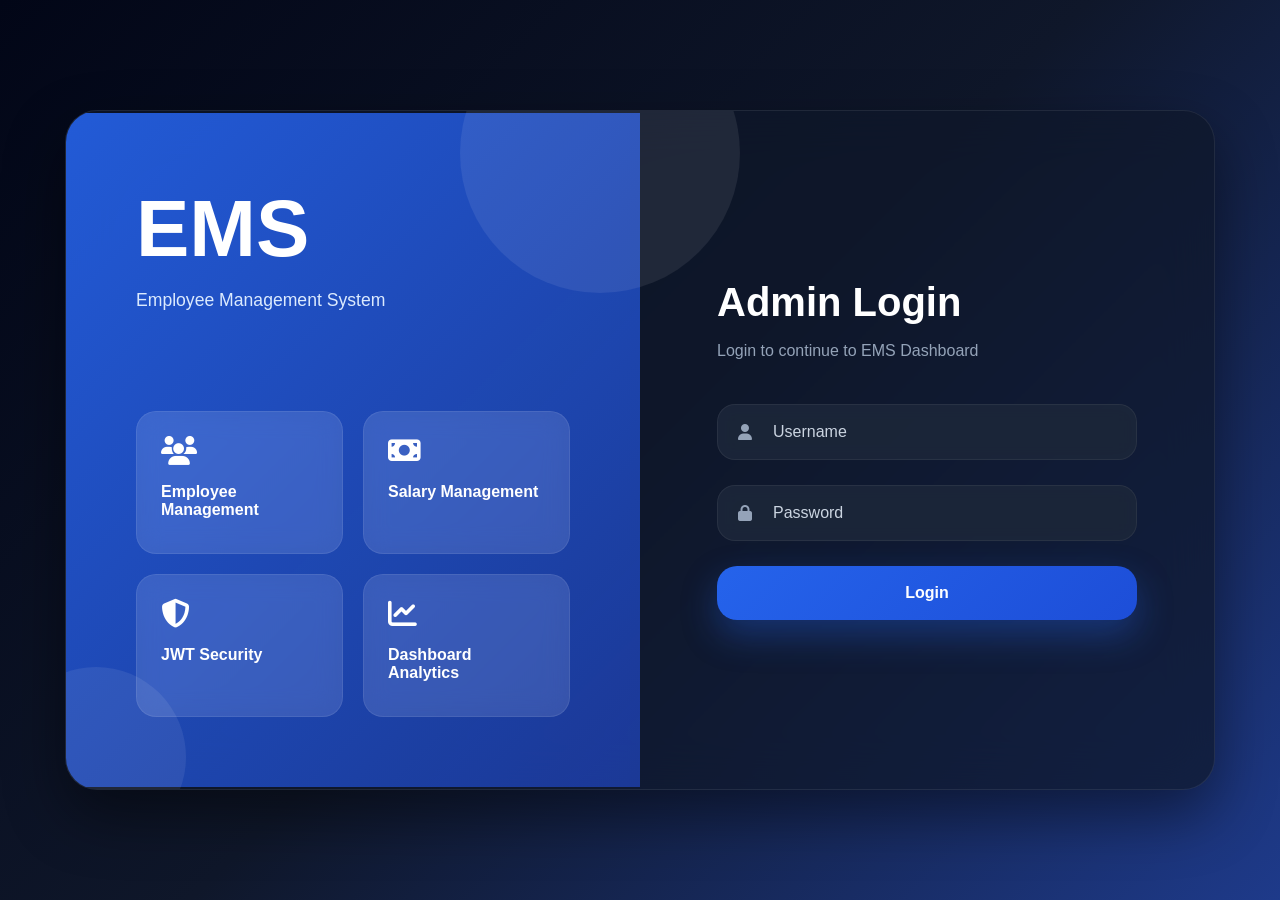
<file: Login.html>
<!DOCTYPE html>
<html lang="en">

<head>

    <meta charset="UTF-8">

    <meta name="viewport"
          content="width=device-width, initial-scale=1.0">

    <title>EMS Login</title>

    <link rel="stylesheet"
          href="style.css">

    <link rel="stylesheet"
          href="https://cdnjs.cloudflare.com/ajax/libs/font-awesome/6.5.0/css/all.min.css">

</head>

<body class="login-body">

<div class="circle"></div>
<div class="circle"></div>
<div class="circle"></div>

<div class="login-container">

    <div class="left-panel">

        <h1>EMS</h1>

        <p class="tagline">
            Employee Management System
        </p>

        <div class="feature-list">

            <div class="feature-card">

                <i class="fa-solid fa-users"></i>

                <h3>Employee Management</h3>

            </div>

            <div class="feature-card">

                <i class="fa-solid fa-money-bill"></i>

                <h3>Salary Management</h3>

            </div>

            <div class="feature-card">

                <i class="fa-solid fa-shield-halved"></i>

                <h3>JWT Security</h3>

            </div>

            <div class="feature-card">

                <i class="fa-solid fa-chart-line"></i>

                <h3>Dashboard Analytics</h3>

            </div>

        </div>

    </div>

    <div class="right-panel">

        <div class="login-box">

            <h2>Admin Login</h2>

            <p>
                Login to continue to EMS Dashboard
            </p>

            <div class="input-group">

                <div class="input-box">

                    <i class="fa-solid fa-user"></i>

                    <input type="text"
                           id="username"
                           required>

                    <label>
                        Username
                    </label>

                </div>

            </div>

            <div class="input-group">

                <div class="input-box">

                    <i class="fa-solid fa-lock"></i>

                    <input type="password"
                           id="password"
                           required>

                    <label>
                        Password
                    </label>

                </div>

            </div>

            <button class="login-btn"
                    onclick="login()">

                Login

            </button>

            <div id="message"></div>

        </div>

    </div>

</div>

<script src="script.js"></script>

</body>

</html>
</file>
<file: style.css>
/* =========================
   GLOBAL
========================= */

*{
    margin:0;
    padding:0;
    box-sizing:border-box;
    font-family:'Poppins',sans-serif;
}

body{
    background:#0f172a;
    color:white;
    overflow-x:hidden;
}

/* =========================
   SCROLLBAR
========================= */

::-webkit-scrollbar{
    width:10px;
}

::-webkit-scrollbar-track{
    background:#0f172a;
}

::-webkit-scrollbar-thumb{
    background:#2563eb;
    border-radius:10px;
}

/* =========================
   HEADER
========================= */

header{

    width:100%;

    padding:20px 40px;

    display:flex;
    justify-content:space-between;
    align-items:center;

    background:
        rgba(15,23,42,0.8);

    backdrop-filter:blur(12px);

    border-bottom:
        1px solid rgba(255,255,255,0.08);

    position:sticky;
    top:0;

    z-index:1000;
}

header h1{

    font-size:2rem;
    font-weight:700;

    background:
        linear-gradient(
            135deg,
            #60a5fa,
            #2563eb
        );

    -webkit-background-clip:text;
    -webkit-text-fill-color:transparent;
}

header p{

    color:#94a3b8;
    margin-top:5px;
}

/* =========================
   LOGOUT BUTTON
========================= */

.logout-btn{

    background:
        linear-gradient(
            135deg,
            #2563eb,
            #1d4ed8
        );

    border:none;

    color:white;

    padding:14px 22px;

    border-radius:14px;

    cursor:pointer;

    font-weight:600;

    transition:0.3s;

    box-shadow:
        0 10px 25px rgba(37,99,235,0.35);
}

.logout-btn:hover{

    transform:
        translateY(-3px);

    opacity:0.95;
}

/* =========================
   NAVBAR
========================= */

nav{

    width:100%;

    padding:20px 35px;

    display:flex;
    gap:15px;

    flex-wrap:wrap;

    background:#111827;

    border-bottom:
        1px solid rgba(255,255,255,0.05);
}

nav button{

    border:none;

    background:#1e293b;

    color:#cbd5e1;

    padding:14px 22px;

    border-radius:14px;

    cursor:pointer;

    transition:0.3s;

    font-size:0.95rem;

    font-weight:500;
}

nav button:hover,
nav button.active{

    background:
        linear-gradient(
            135deg,
            #2563eb,
            #1d4ed8
        );

    color:white;

    transform:
        translateY(-2px);

    box-shadow:
        0 8px 20px rgba(37,99,235,0.35);
}

/* =========================
   CONTAINER
========================= */

.container{

    width:100%;

    padding:35px;
}

/* =========================
   SECTIONS
========================= */

section{

    background:
        rgba(17,24,39,0.8);

    backdrop-filter:blur(14px);

    border:
        1px solid rgba(255,255,255,0.05);

    border-radius:24px;

    padding:35px;

    margin-bottom:30px;

    box-shadow:
        0 10px 35px rgba(0,0,0,0.3);
}

section h2{

    font-size:1.8rem;

    margin-bottom:30px;

    color:#60a5fa;
}

.hidden{
    display:none;
}

/* =========================
   DASHBOARD CARDS
========================= */

.dashboard-grid{

    display:grid;

    grid-template-columns:
        repeat(auto-fit,minmax(280px,1fr));

    gap:25px;
}

.card{

    position:relative;

    overflow:hidden;

    background:
        linear-gradient(
            135deg,
            #2563eb,
            #1e40af
        );

    padding:30px;

    border-radius:24px;

    transition:0.35s;

    box-shadow:
        0 12px 30px rgba(37,99,235,0.25);
}

.card::before{

    content:"";

    position:absolute;

    width:180px;
    height:180px;

    background:
        rgba(255,255,255,0.08);

    border-radius:50%;

    top:-70px;
    right:-70px;
}

.card:hover{

    transform:
        translateY(-8px)
        scale(1.02);
}

.card i{

    font-size:2.5rem;

    margin-bottom:20px;

    color:white;
}

.card h3{

    font-size:2.5rem;

    margin-bottom:10px;
}

.card p{

    color:#dbeafe;
}

/* =========================
   FORM
========================= */

.form-grid{

    display:grid;

    grid-template-columns:
        repeat(auto-fit,minmax(260px,1fr));

    gap:25px;
}

.input-group{

    margin-bottom:15px;
}

/* =========================
   ADVANCED INPUTS
========================= */

.input-group{

    margin-bottom:30px;
}

.input-box{

    position:relative;

    width:100%;

    display:flex;
    align-items:center;

    background:
        rgba(30,41,59,0.75);

    border:
        1px solid rgba(255,255,255,0.06);

    border-radius:20px;

    overflow:hidden;

    transition:0.35s;

    backdrop-filter:blur(10px);
}

/* GLOW EFFECT */

.input-box::before{

    content:"";

    position:absolute;

    width:0%;

    height:100%;

    background:
        linear-gradient(
            90deg,
            rgba(37,99,235,0.12),
            rgba(56,189,248,0.08)
        );

    top:0;
    left:0;

    transition:0.4s;
}

.input-box:focus-within::before{

    width:100%;
}

/* BORDER EFFECT */

.input-box:focus-within{

    border:
        1px solid #3b82f6;

    box-shadow:
        0 0 0 4px rgba(37,99,235,0.12),
        0 10px 25px rgba(37,99,235,0.18);

    transform:
        translateY(-2px);
}

/* ICON */

.input-box i{

    position:absolute;

    left:20px;

    color:#94a3b8;

    font-size:1rem;

    transition:0.3s;
}

.input-box:focus-within i{

    color:#60a5fa;
}

/* INPUT */

.input-box input{

    width:100%;

    padding:
        22px 20px 12px 55px;

    border:none;

    outline:none;

    background:transparent;

    color:white;

    font-size:1rem;

    z-index:2;
}

/* LABEL */

.input-box label{

    position:absolute;

    left:55px;

    top:50%;

    transform:translateY(-50%);

    color:#94a3b8;

    pointer-events:none;

    transition:0.3s;

    font-size:1rem;
}

/* FLOATING LABEL EFFECT */

.input-box input:focus + label,
.input-box input:valid + label{

    top:14px;

    font-size:0.78rem;

    color:#60a5fa;
}

/* UNDERLINE ANIMATION */

.input-box::after{

    content:"";

    position:absolute;

    bottom:0;
    left:0;

    width:0%;

    height:2px;

    background:
        linear-gradient(
            90deg,
            #3b82f6,
            #38bdf8
        );

    transition:0.4s;
}

.input-box:focus-within::after{

    width:100%;
}

/* =========================
   BUTTONS
========================= */

.btn-primary,
.btn-danger,
.btn-success{

    border:none;

    padding:15px 24px;

    border-radius:16px;

    cursor:pointer;

    font-weight:600;

    transition:0.3s;
}

.btn-primary{

    background:
        linear-gradient(
            135deg,
            #2563eb,
            #1d4ed8
        );

    color:white;

    box-shadow:
        0 10px 25px rgba(37,99,235,0.35);
}

.btn-success{

    background:
        linear-gradient(
            135deg,
            #16a34a,
            #15803d
        );

    color:white;
}

.btn-danger{

    background:
        linear-gradient(
            135deg,
            #dc2626,
            #991b1b
        );

    color:white;
}

.btn-primary:hover,
.btn-success:hover,
.btn-danger:hover{

    transform:
        translateY(-3px);
}



table{

    width:100%;

    border-collapse:collapse;

    overflow:hidden;

    border-radius:18px;

    margin-top:20px;
}

thead{

    background:
        linear-gradient(
            135deg,
            #2563eb,
            #1d4ed8
        );
}

th{

    padding:18px;

    text-align:left;

    color:white;

    font-weight:600;
}

td{

    padding:18px;

    background:#111827;

    border-bottom:
        1px solid rgba(255,255,255,0.05);

    color:#e2e8f0;
}

tr:hover td{

    background:#1e293b;
}

/* =========================
   SALARY CARDS
========================= */

.salary-container{

    display:grid;

    grid-template-columns:
        repeat(auto-fit,minmax(320px,1fr));

    gap:25px;
}

.salary-card{

    position:relative;

    overflow:hidden;

    background:
        linear-gradient(
            135deg,
            #2563eb,
            #38bdf8
        );

    padding:28px;

    border-radius:24px;

    box-shadow:
        0 15px 35px rgba(56,189,248,0.25);

    transition:0.35s;
}

.salary-card::before{

    content:"";

    position:absolute;

    width:160px;
    height:160px;

    background:
        rgba(255,255,255,0.08);

    border-radius:50%;

    top:-50px;
    right:-50px;
}

.salary-card:hover{

    transform:
        translateY(-8px)
        scale(1.02);
}

.salary-card h3{

    margin-bottom:18px;

    font-size:1.4rem;
}

.salary-card p{

    margin-bottom:10px;

    color:#eff6ff;
}

/* =========================
   ALERTS
========================= */

.alert{

    margin-top:20px;

    padding:16px;

    border-radius:16px;

    font-weight:500;
}

.success{

    background:#14532d;
    color:#bbf7d0;
}

.error{

    background:#7f1d1d;
    color:#fecaca;
}

/* =========================
   RESPONSIVE
========================= */

@media(max-width:900px){

    header{

        flex-direction:column;

        gap:20px;

        align-items:flex-start;
    }

    nav{

        flex-direction:column;
    }

    .container{

        padding:20px;
    }

    section{

        padding:25px;
    }

}

@media(max-width:600px){

    header{

        padding:20px;
    }

    nav{

        padding:20px;
    }

    .dashboard-grid{

        grid-template-columns:1fr;
    }

}



.login-body{

    min-height:100vh;

    display:flex;
    justify-content:center;
    align-items:center;

    padding:30px;

    overflow:hidden;

    background:
        linear-gradient(
            135deg,
            #020617,
            #0f172a,
            #1e3a8a
        );

    position:relative;
}



@keyframes float1{

    0%{
        transform:translateY(0px);
    }

    50%{
        transform:translateY(-25px);
    }

    100%{
        transform:translateY(0px);
    }
}

@keyframes float2{

    0%{
        transform:translateY(0px);
    }

    50%{
        transform:translateY(25px);
    }

    100%{
        transform:translateY(0px);
    }
}


.login-container{

    position:relative;

    z-index:10;

    width:100%;
    max-width:1150px;

    min-height:680px;

    margin:auto;

    display:grid;

    grid-template-columns:1fr 1fr;

    align-items:center;

    background:
        rgba(15,23,42,0.7);

    backdrop-filter:blur(25px);

    border:
        1px solid rgba(255,255,255,0.08);

    border-radius:32px;

    overflow:hidden;

    box-shadow:
        0 25px 60px rgba(0,0,0,0.45);
}



.left-panel{

    padding:70px;

    position:relative;

    display:flex;
    flex-direction:column;
    justify-content:center;

    background:
        linear-gradient(
            135deg,
            rgba(37,99,235,0.9),
            rgba(30,64,175,0.8)
        );
}

.left-panel::before{

    content:"";

    position:absolute;

    width:280px;
    height:280px;

    border-radius:50%;

    background:
        rgba(255,255,255,0.08);

    top:-100px;
    right:-100px;
}

.left-panel::after{

    content:"";

    position:absolute;

    width:180px;
    height:180px;

    border-radius:50%;

    background:
        rgba(255,255,255,0.08);

    bottom:-60px;
    left:-60px;
}

.left-panel h1{

    font-size:5rem;

    font-weight:700;

    color:white;

    margin-bottom:15px;
}

.tagline{

    color:#dbeafe;

    font-size:1.1rem;

    margin-bottom:50px;
}

.hero-title{

    font-size:2.7rem;

    color:white;

    margin-bottom:25px;

    line-height:1.3;
}

.hero-description{

    color:#dbeafe;

    line-height:1.9;

    font-size:1rem;

    max-width:500px;
}



.feature-list{

    margin-top:50px;

    display:grid;

    grid-template-columns:
        repeat(2,1fr);

    gap:20px;
}

.feature-card{

    background:
        rgba(255,255,255,0.12);

    border:
        1px solid rgba(255,255,255,0.08);

    backdrop-filter:blur(12px);

    padding:24px;

    border-radius:20px;

    transition:0.35s;

    cursor:pointer;
}

.feature-card:hover{

    transform:
        translateY(-6px)
        scale(1.03);

    background:
        rgba(255,255,255,0.18);
}

.feature-card i{

    font-size:1.8rem;

    color:white;

    margin-bottom:18px;
}

.feature-card h3{

    color:white;

    font-size:1rem;

    margin-bottom:10px;
}

.feature-card p{

    color:#dbeafe;

    font-size:0.9rem;

    line-height:1.6;
}


.right-panel{

    width:100%;

    height:100%;

    display:flex;
    justify-content:center;
    align-items:center;

    padding:50px;
}


.login-box{

    width:100%;
    max-width:420px;

    margin:auto;
}

.left-panel,
.right-panel{

    display:flex;
    flex-direction:column;
    justify-content:center;
}
.login-box h2{

    font-size:2.5rem;

    color:white;

    margin-bottom:12px;
}

.login-box p{

    color:#94a3b8;

    margin-bottom:40px;

    line-height:1.7;
}



.input-group{

    margin-bottom:25px;
}

.input-group label{

    display:block;

    color:#cbd5e1;

    margin-bottom:10px;

    font-weight:500;
}

.input-box{

    display:flex;
    align-items:center;

    background:
        rgba(30,41,59,0.85);

    border:
        1px solid rgba(255,255,255,0.06);

    border-radius:18px;

    padding:0 18px;

    transition:0.3s;
}

.input-box:focus-within{

    border:
        1px solid #2563eb;

    box-shadow:
        0 0 0 4px rgba(37,99,235,0.15);
}

.input-box i{

    color:#94a3b8;

    font-size:1rem;
}

.input-box input{

    width:100%;

    padding:18px;

    border:none;

    outline:none;

    background:transparent;

    color:white;

    font-size:1rem;
}

.input-box input::placeholder{

    color:#64748b;
}


.login-btn{

    width:100%;

    padding:18px;

    border:none;

    border-radius:20px;

    position:relative;

    overflow:hidden;

    background:
        linear-gradient(
            135deg,
            #2563eb,
            #1d4ed8
        );

    color:white;

    font-size:1rem;

    font-weight:600;

    cursor:pointer;

    transition:0.35s;

    box-shadow:
        0 15px 35px rgba(37,99,235,0.35);
}

/* SHINE EFFECT */

.login-btn::before{

    content:"";

    position:absolute;

    top:0;
    left:-120%;

    width:100%;
    height:100%;

    background:
        linear-gradient(
            120deg,
            transparent,
            rgba(255,255,255,0.35),
            transparent
        );

    transition:0.7s;
}

.login-btn:hover::before{

    left:120%;
}

.login-btn:hover{

    transform:
        translateY(-4px)
        scale(1.01);

    box-shadow:
        0 20px 45px rgba(37,99,235,0.45);
}
#message{

    margin-top:22px;

    padding:16px;

    border-radius:16px;

    font-weight:500;

    display:none;
}

.success{

    background:#14532d;
    color:#bbf7d0;
}

.error{

    background:#7f1d1d;
    color:#fecaca;
}



.login-footer{

    margin-top:30px;

    text-align:center;

    color:#64748b;

    font-size:0.95rem;
}



@media(max-width:1000px){

    .login-container{

        grid-template-columns:1fr;

        max-width:500px;

        min-height:auto;
    }

    .left-panel{

        display:none;
    }

    .right-panel{

        padding:40px 25px;
    }
}
</file>
